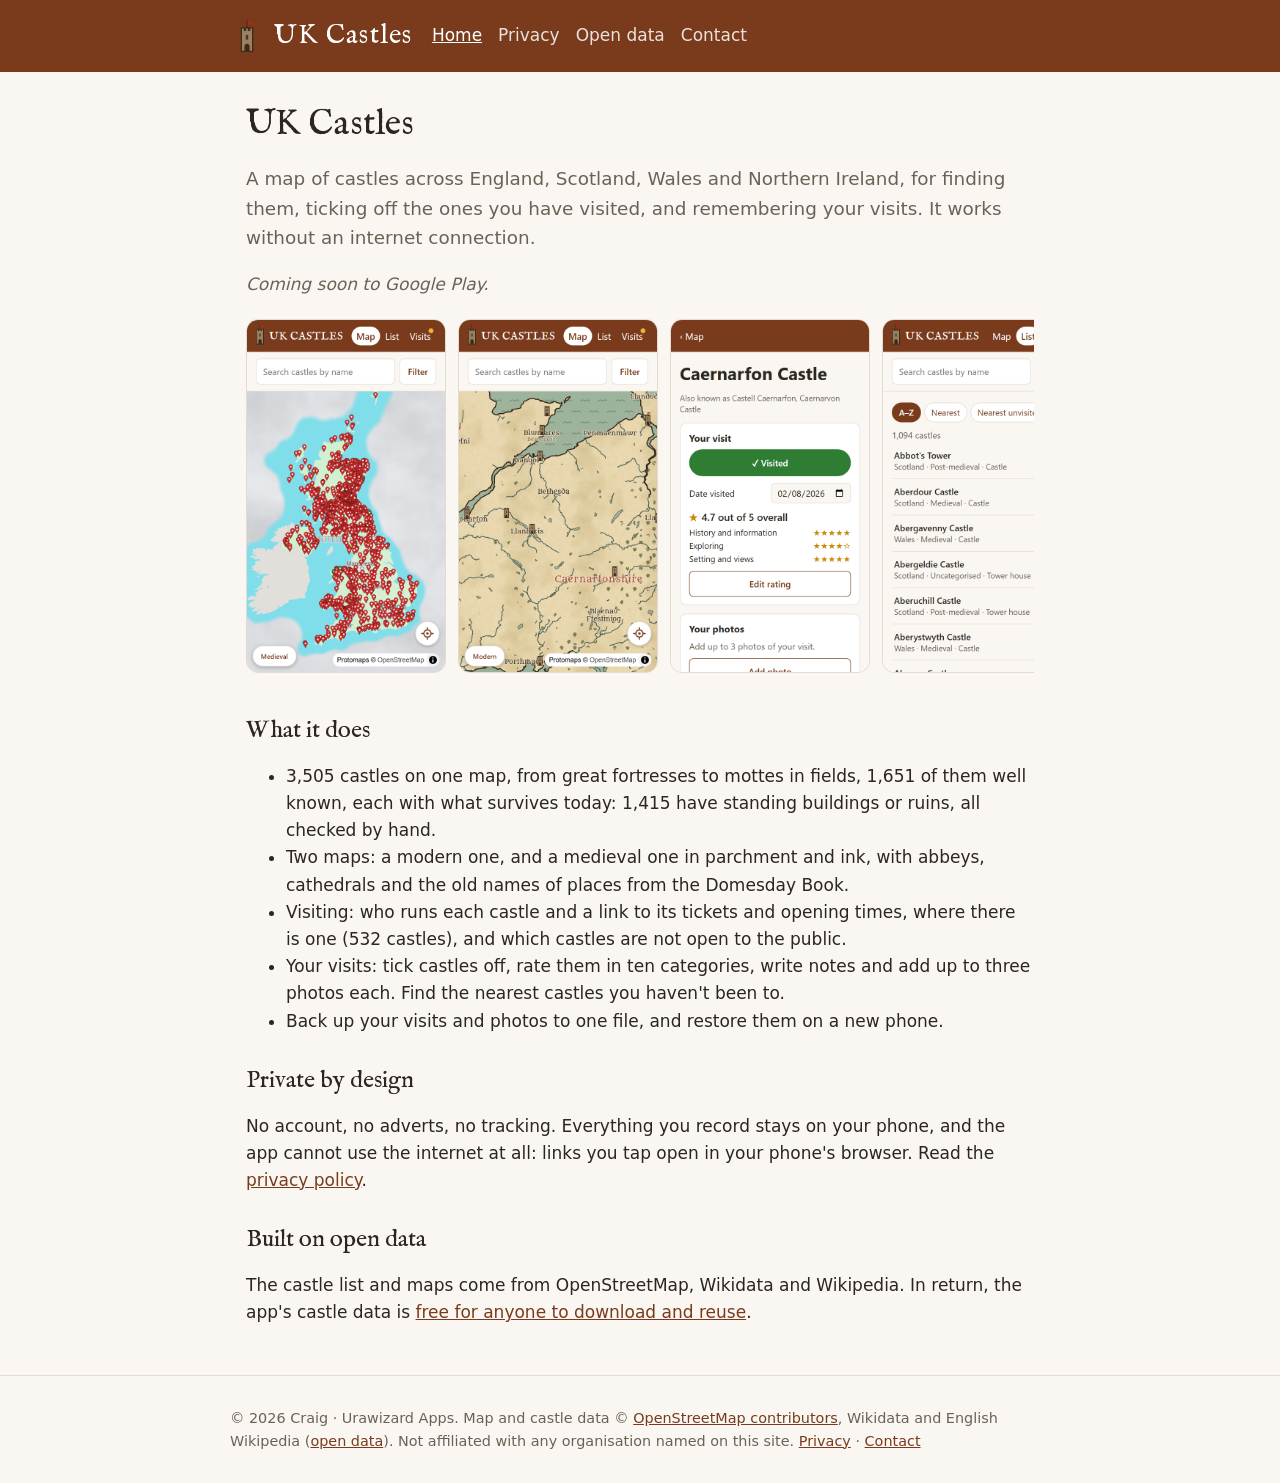
<file: index.html>
<!doctype html>
<html lang="en-GB">
<head>
  <meta charset="utf-8">
  <meta name="viewport" content="width=device-width, initial-scale=1">
  <meta http-equiv="Content-Security-Policy" content="default-src 'none'; style-src 'self'; img-src 'self'; font-src 'self'; base-uri 'none'; form-action 'none'">
  <title>UK Castles: a map and visit log for castles across the UK</title>
  <meta name="description" content="An offline map of 3,505 castles across England, Scotland, Wales and Northern Ireland, for finding castles and keeping a record of your visits.">
  <link rel="icon" href="images/icon.png">
  <link rel="stylesheet" href="style.css">
</head>
<body>
<header class="site">
  <div class="inner">
    <a class="brand" href="index.html"><img src="images/icon.png" alt="" width="34" height="34">UK Castles</a>
    <nav class="site" aria-label="Site">
      <a href="index.html" aria-current="page">Home</a>
      <a href="privacy.html">Privacy</a>
      <a href="data.html">Open data</a>
      <a href="contact.html">Contact</a>
    </nav>
  </div>
</header>
<main>
<h1>UK Castles</h1>
<p class="lead">A map of castles across England, Scotland, Wales and Northern Ireland, for finding them,
ticking off the ones you have visited, and remembering your visits. It works without an internet connection.</p>

<p><span class="placeholder">Coming soon to Google Play.</span></p>

<div class="shots">
  <img src="images/screen-map.png" alt="The map of the UK with a red pin for every castle" width="540" height="960">
  <img src="images/screen-medieval.png" alt="The medieval map theme: parchment, ink coastlines and old place names" width="540" height="960">
  <img src="images/screen-castle.png" alt="A castle's page: what remains, who runs it and a tickets button" width="540" height="960">
  <img src="images/screen-list.png" alt="The list of castles, with search and filters" width="540" height="960">
  <img src="images/screen-visits.png" alt="Your visits: progress, ratings and photos" width="540" height="960">
</div>

<h2>What it does</h2>
<ul>
  <li>3,505 castles on one map, from great fortresses to mottes in fields, 1,651 of them
    well known, each with what survives today: 1,415 have standing buildings or ruins, all
    checked by hand.</li>
  <li>Two maps: a modern one, and a medieval one in parchment and ink, with abbeys,
    cathedrals and the old names of places from the Domesday Book.</li>
  <li>Visiting: who runs each castle and a link to its tickets and opening times, where there
    is one (532 castles), and which castles are not open to the public.</li>
  <li>Your visits: tick castles off, rate them in ten categories, write notes and add up to
    three photos each. Find the nearest castles you haven't been to.</li>
  <li>Back up your visits and photos to one file, and restore them on a new phone.</li>
</ul>

<h2>Private by design</h2>
<p>No account, no adverts, no tracking. Everything you record stays on your phone, and the app cannot use the
internet at all: links you tap open in your phone's browser. Read the <a href="privacy.html">privacy policy</a>.</p>

<h2>Built on open data</h2>
<p>The castle list and maps come from OpenStreetMap, Wikidata and Wikipedia. In return, the app's castle data is
<a href="data.html">free for anyone to download and reuse</a>.</p>
</main>
<footer class="site">
  <div class="inner">
    <p>© 2026 Craig · Urawizard Apps. Map and castle data © <a href="https://www.openstreetmap.org/copyright">OpenStreetMap
    contributors</a>, Wikidata and English Wikipedia (<a href="data.html">open data</a>). Not affiliated with any
    organisation named on this site. <a href="privacy.html">Privacy</a> · <a href="contact.html">Contact</a></p>
  </div>
</footer>
</body>
</html>
</file>
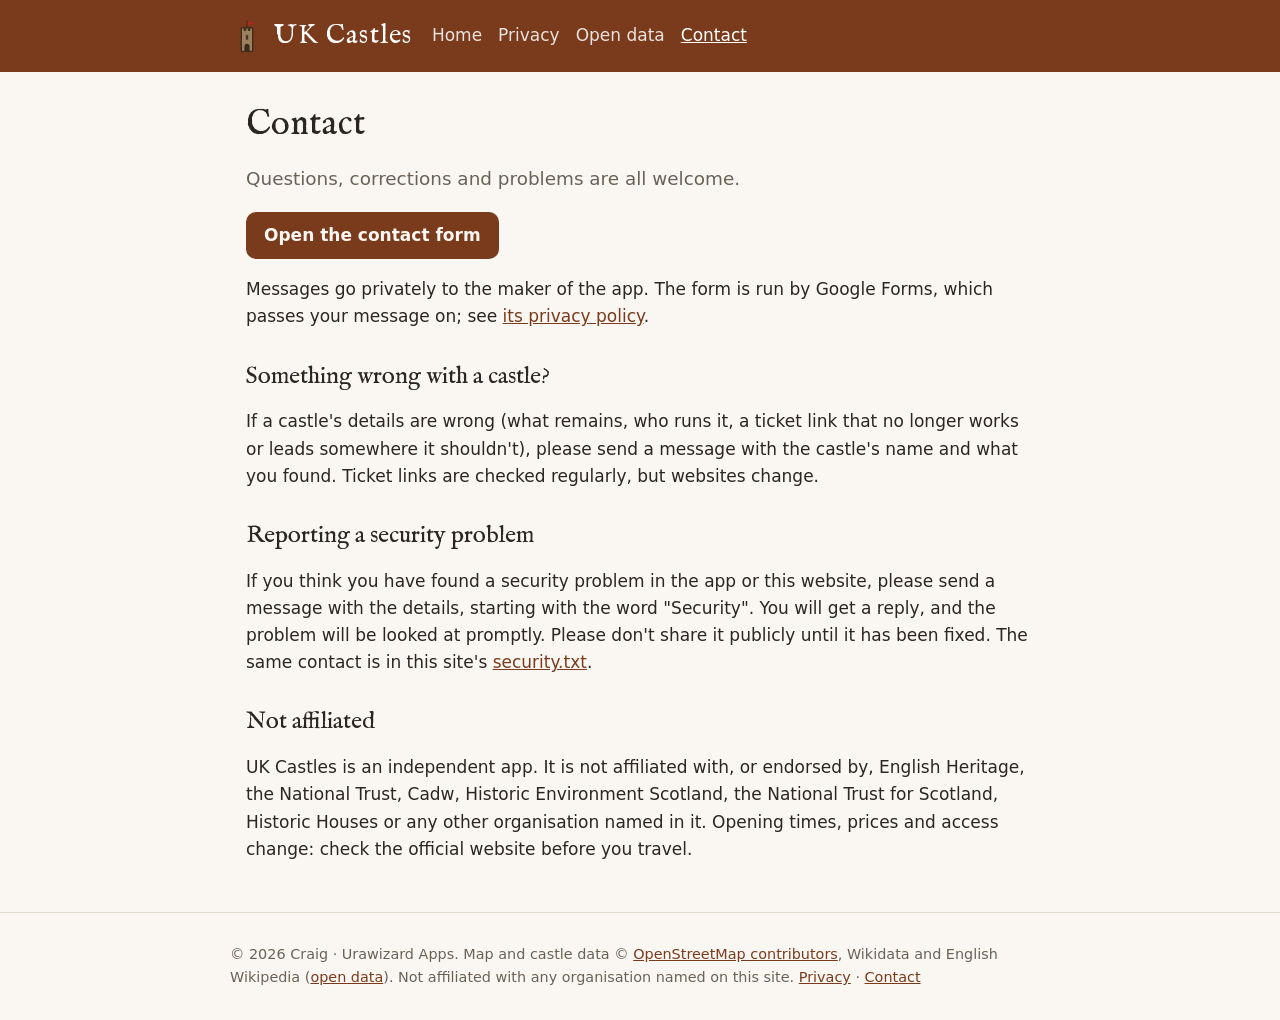
<file: contact.html>
<!doctype html>
<html lang="en-GB">
<head>
  <meta charset="utf-8">
  <meta name="viewport" content="width=device-width, initial-scale=1">
  <meta http-equiv="Content-Security-Policy" content="default-src 'none'; style-src 'self'; img-src 'self'; font-src 'self'; base-uri 'none'; form-action 'none'">
  <title>Contact - UK Castles</title>
  <meta name="description" content="How to contact the maker of the UK Castles app, report a problem or a security issue.">
  <link rel="icon" href="images/icon.png">
  <link rel="stylesheet" href="style.css">
</head>
<body>
<header class="site">
  <div class="inner">
    <a class="brand" href="index.html"><img src="images/icon.png" alt="" width="34" height="34">UK Castles</a>
    <nav class="site" aria-label="Site">
      <a href="index.html">Home</a>
      <a href="privacy.html">Privacy</a>
      <a href="data.html">Open data</a>
      <a href="contact.html" aria-current="page">Contact</a>
    </nav>
  </div>
</header>
<main>
<h1>Contact</h1>
<p class="lead">Questions, corrections and problems are all welcome.</p>

<p><a class="button" href="https://docs.google.com/forms/d/e/1FAIpQLSffxConrLuyVVRws9qI1R_7WfINJCWUd6MTE28KszIzigs9aw/viewform" rel="noopener">Open the contact form</a></p>
<p>Messages go privately to the maker of the app. The form is run by Google Forms, which passes your message on; see <a href="https://policies.google.com/privacy">its privacy policy</a>.</p>

<h2>Something wrong with a castle?</h2>
<p>If a castle's details are wrong (what remains, who runs it, a ticket link that no longer works or leads
somewhere it shouldn't), please send a message with the castle's name and what you found. Ticket links are checked
regularly, but websites change.</p>

<h2>Reporting a security problem</h2>
<p>If you think you have found a security problem in the app or this website, please send a message with the details,
starting with the word "Security". You will get a reply, and the problem will be looked at promptly. Please don't share it
publicly until it has been fixed. The same contact is in this site's
<a href=".well-known/security.txt">security.txt</a>.</p>

<h2>Not affiliated</h2>
<p>UK Castles is an independent app. It is not affiliated with, or endorsed by, English Heritage, the National
Trust, Cadw, Historic Environment Scotland, the National Trust for Scotland, Historic Houses or any other
organisation named in it. Opening times, prices and access change: check the official website before you travel.</p>
</main>
<footer class="site">
  <div class="inner">
    <p>© 2026 Craig · Urawizard Apps. Map and castle data © <a href="https://www.openstreetmap.org/copyright">OpenStreetMap
    contributors</a>, Wikidata and English Wikipedia (<a href="data.html">open data</a>). Not affiliated with any
    organisation named on this site. <a href="privacy.html">Privacy</a> · <a href="contact.html">Contact</a></p>
  </div>
</footer>
</body>
</html>
</file>
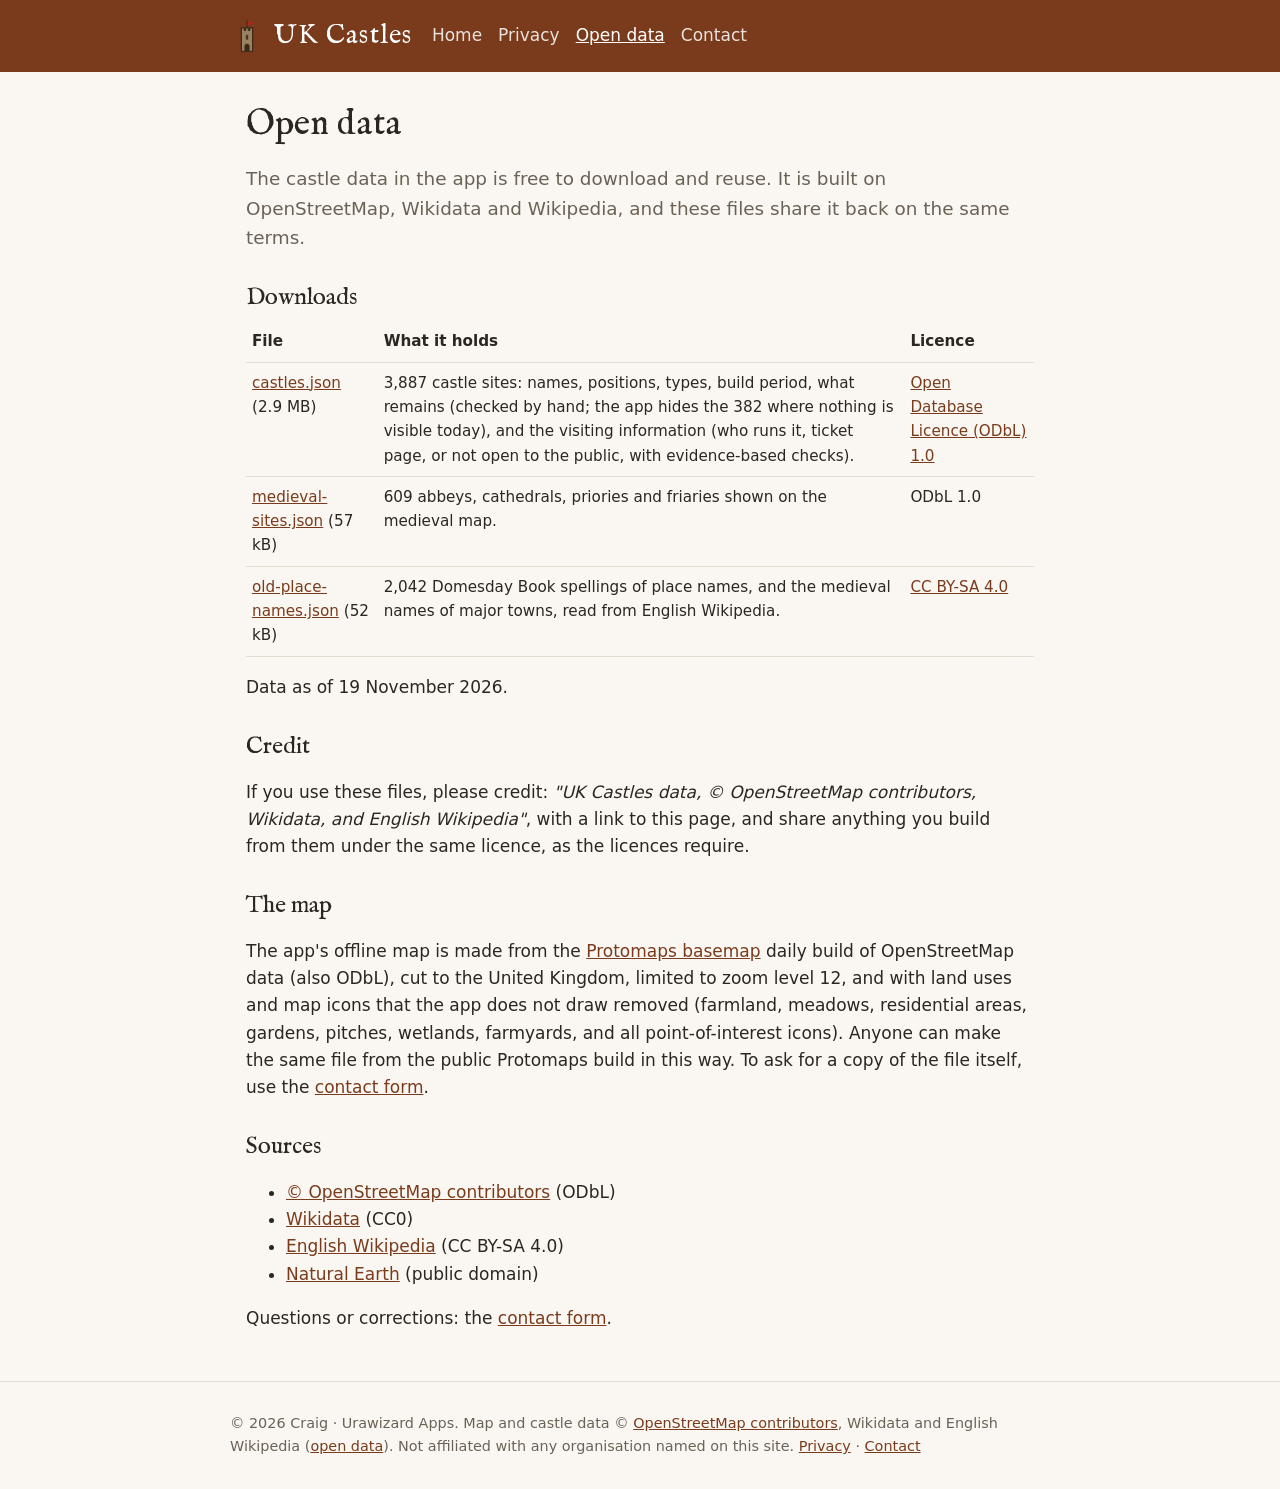
<file: data.html>
<!doctype html>
<html lang="en-GB">
<head>
  <meta charset="utf-8">
  <meta name="viewport" content="width=device-width, initial-scale=1">
  <meta http-equiv="Content-Security-Policy" content="default-src 'none'; style-src 'self'; img-src 'self'; font-src 'self'; base-uri 'none'; form-action 'none'">
  <title>Open data - UK Castles</title>
  <meta name="description" content="Download the UK Castles app's castle data, free to reuse under the Open Database Licence.">
  <link rel="icon" href="images/icon.png">
  <link rel="stylesheet" href="style.css">
</head>
<body>
<header class="site">
  <div class="inner">
    <a class="brand" href="index.html"><img src="images/icon.png" alt="" width="34" height="34">UK Castles</a>
    <nav class="site" aria-label="Site">
      <a href="index.html">Home</a>
      <a href="privacy.html">Privacy</a>
      <a href="data.html" aria-current="page">Open data</a>
      <a href="contact.html">Contact</a>
    </nav>
  </div>
</header>
<main>
<h1>Open data</h1>
<p class="lead">The castle data in the app is free to download and reuse. It is built on OpenStreetMap, Wikidata
and Wikipedia, and these files share it back on the same terms.</p>

<h2>Downloads</h2>
<table>
  <tr><th>File</th><th>What it holds</th><th>Licence</th></tr>
  <tr><td><a href="data/castles.json" download>castles.json</a> (2.9 MB)</td>
    <td>3,887 castle sites: names, positions, types, build period, what remains (checked by hand;
    the app hides the 382 where nothing is visible today), and the
    visiting information (who runs it, ticket page, or not open to the public, with evidence-based checks).</td>
    <td><a href="https://opendatacommons.org/licenses/odbl/1-0/">Open Database Licence (ODbL) 1.0</a></td></tr>
  <tr><td><a href="data/medieval-sites.json" download>medieval-sites.json</a> (57 kB)</td>
    <td>609 abbeys, cathedrals, priories and friaries shown on the medieval map.</td>
    <td>ODbL 1.0</td></tr>
  <tr><td><a href="data/old-place-names.json" download>old-place-names.json</a> (52 kB)</td>
    <td>2,042 Domesday Book spellings of place names, and the medieval names of major towns, read from
    English Wikipedia.</td>
    <td><a href="https://creativecommons.org/licenses/by-sa/4.0/">CC BY-SA 4.0</a></td></tr>
</table>
<p>Data as of 19 November 2026.</p>

<h2>Credit</h2>
<p>If you use these files, please credit: <em>"UK Castles data, © OpenStreetMap contributors, Wikidata, and
English Wikipedia"</em>, with a link to this page, and share anything you build from them under the same licence,
as the licences require.</p>

<h2>The map</h2>
<p>The app's offline map is made from the <a href="https://docs.protomaps.com/basemaps/downloads">Protomaps
basemap</a> daily build of OpenStreetMap data (also ODbL), cut to the United Kingdom, limited to zoom level 12,
and with land uses and map icons that the app does not draw removed (farmland, meadows, residential areas,
gardens, pitches, wetlands, farmyards, and all point-of-interest icons). Anyone can make the same file from the
public Protomaps build in this way. To ask for a copy of the file itself, use the <a href="contact.html">contact form</a>.</p>

<h2>Sources</h2>
<ul>
  <li><a href="https://www.openstreetmap.org/copyright">© OpenStreetMap contributors</a> (ODbL)</li>
  <li><a href="https://www.wikidata.org">Wikidata</a> (CC0)</li>
  <li><a href="https://en.wikipedia.org">English Wikipedia</a> (CC BY-SA 4.0)</li>
  <li><a href="https://www.naturalearthdata.com">Natural Earth</a> (public domain)</li>
</ul>
<p>Questions or corrections: the <a href="contact.html">contact form</a>.</p>
</main>
<footer class="site">
  <div class="inner">
    <p>© 2026 Craig · Urawizard Apps. Map and castle data © <a href="https://www.openstreetmap.org/copyright">OpenStreetMap
    contributors</a>, Wikidata and English Wikipedia (<a href="data.html">open data</a>). Not affiliated with any
    organisation named on this site. <a href="privacy.html">Privacy</a> · <a href="contact.html">Contact</a></p>
  </div>
</footer>
</body>
</html>
</file>
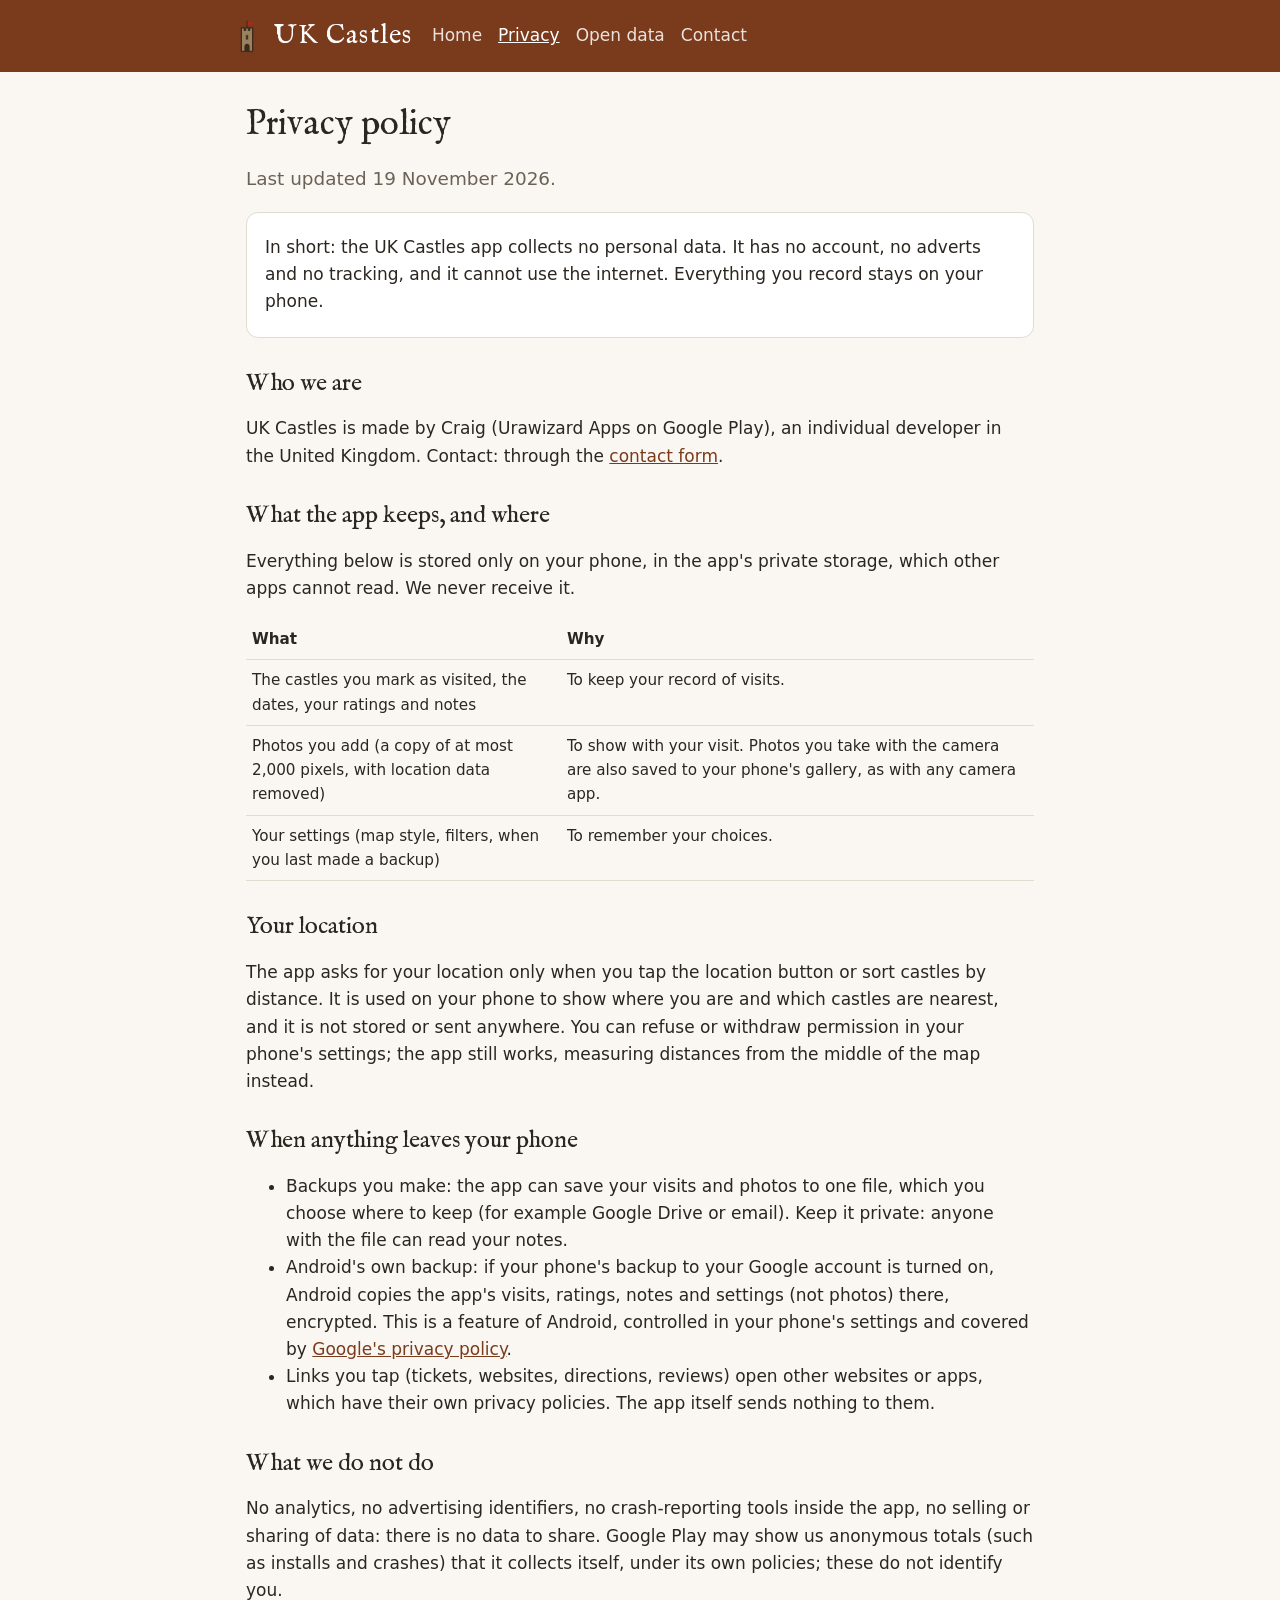
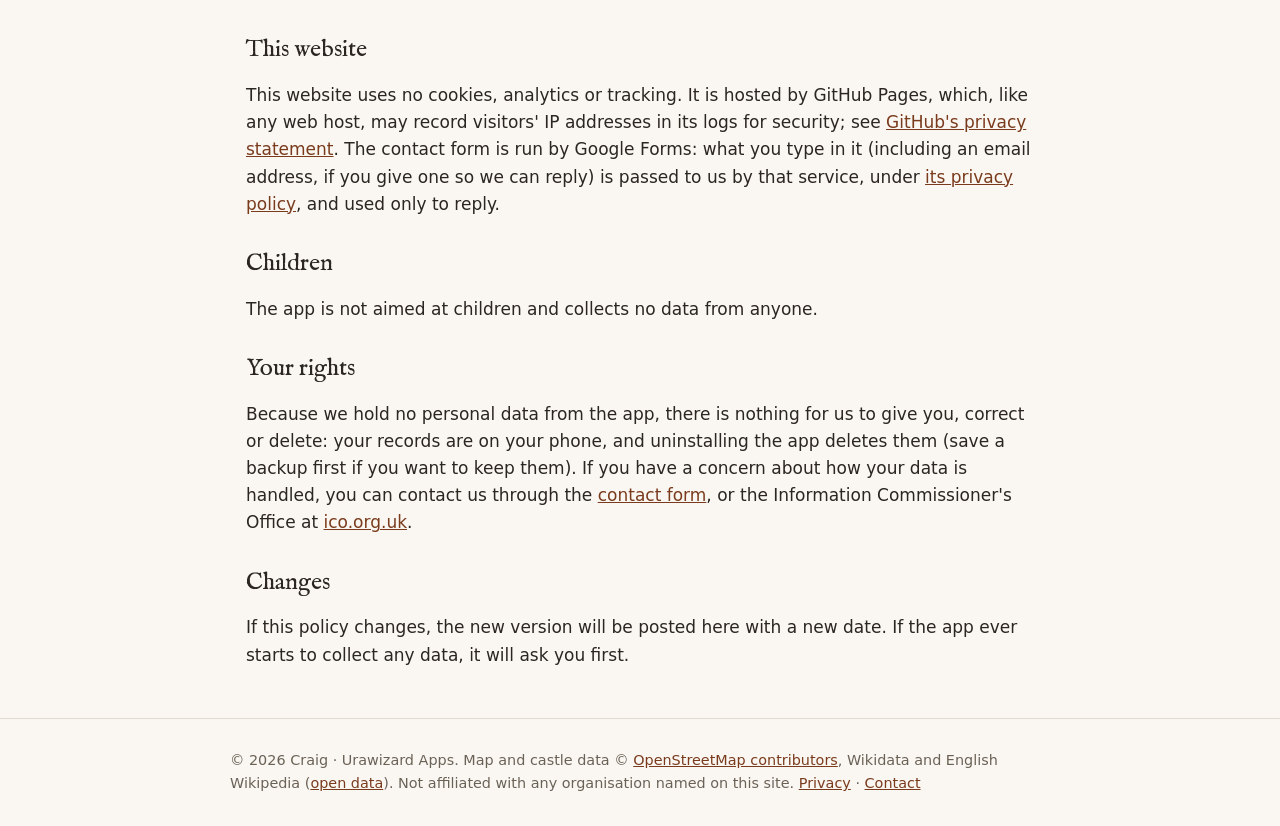
<file: privacy.html>
<!doctype html>
<html lang="en-GB">
<head>
  <meta charset="utf-8">
  <meta name="viewport" content="width=device-width, initial-scale=1">
  <meta http-equiv="Content-Security-Policy" content="default-src 'none'; style-src 'self'; img-src 'self'; font-src 'self'; base-uri 'none'; form-action 'none'">
  <title>Privacy policy - UK Castles</title>
  <meta name="description" content="The UK Castles app collects no personal data. What stays on your phone, and how to contact us.">
  <link rel="icon" href="images/icon.png">
  <link rel="stylesheet" href="style.css">
</head>
<body>
<header class="site">
  <div class="inner">
    <a class="brand" href="index.html"><img src="images/icon.png" alt="" width="34" height="34">UK Castles</a>
    <nav class="site" aria-label="Site">
      <a href="index.html">Home</a>
      <a href="privacy.html" aria-current="page">Privacy</a>
      <a href="data.html">Open data</a>
      <a href="contact.html">Contact</a>
    </nav>
  </div>
</header>
<main>
<h1>Privacy policy</h1>
<p class="lead">Last updated 19 November 2026.</p>

<div class="card">
  <p>In short: the UK Castles app collects no personal data. It has no account, no adverts and no
  tracking, and it cannot use the internet. Everything you record stays on your phone.</p>
</div>

<h2>Who we are</h2>
<p>UK Castles is made by Craig (Urawizard Apps on Google Play), an individual developer in the United Kingdom. Contact: through the <a href="contact.html">contact form</a>.</p>

<h2>What the app keeps, and where</h2>
<p>Everything below is stored only on your phone, in the app's private storage, which other apps cannot read.
We never receive it.</p>
<table>
  <tr><th>What</th><th>Why</th></tr>
  <tr><td>The castles you mark as visited, the dates, your ratings and notes</td><td>To keep your record of visits.</td></tr>
  <tr><td>Photos you add (a copy of at most 2,000 pixels, with location data removed)</td><td>To show with your visit.
    Photos you take with the camera are also saved to your phone's gallery, as with any camera app.</td></tr>
  <tr><td>Your settings (map style, filters, when you last made a backup)</td><td>To remember your choices.</td></tr>
</table>

<h2>Your location</h2>
<p>The app asks for your location only when you tap the location button or sort castles by distance. It is used
on your phone to show where you are and which castles are nearest, and it is not stored or sent anywhere. You can
refuse or withdraw permission in your phone's settings; the app still works, measuring distances from the middle
of the map instead.</p>

<h2>When anything leaves your phone</h2>
<ul>
  <li>Backups you make: the app can save your visits and photos to one file, which you choose where
    to keep (for example Google Drive or email). Keep it private: anyone with the file can read your notes.</li>
  <li>Android's own backup: if your phone's backup to your Google account is turned on, Android
    copies the app's visits, ratings, notes and settings (not photos) there, encrypted. This is a feature of
    Android, controlled in your phone's settings and covered by
    <a href="https://policies.google.com/privacy">Google's privacy policy</a>.</li>
  <li>Links you tap (tickets, websites, directions, reviews) open other websites or apps, which
    have their own privacy policies. The app itself sends nothing to them.</li>
</ul>

<h2>What we do not do</h2>
<p>No analytics, no advertising identifiers, no crash-reporting tools inside the app, no selling or sharing of
data: there is no data to share. Google Play may show us anonymous totals (such as installs and crashes) that it
collects itself, under its own policies; these do not identify you.</p>

<h2>This website</h2>
<p>This website uses no cookies, analytics or tracking. It is hosted by GitHub Pages, which, like any web host,
may record visitors' IP addresses in its logs for security; see
<a href="https://docs.github.com/en/site-policy/privacy-policies/github-general-privacy-statement">GitHub's privacy statement</a>.
The contact form is run by Google Forms: what you type in it (including an email address, if you give one so we can reply) is passed to us by that service, under <a href="https://policies.google.com/privacy">its privacy policy</a>, and used only to reply.</p>

<h2>Children</h2>
<p>The app is not aimed at children and collects no data from anyone.</p>

<h2>Your rights</h2>
<p>Because we hold no personal data from the app, there is nothing for us to give you, correct or delete: your
records are on your phone, and uninstalling the app deletes them (save a backup first if you want to keep them).
If you have a concern about how your data is handled, you can contact us through the <a href="contact.html">contact form</a>, or the Information Commissioner's Office
at <a href="https://ico.org.uk">ico.org.uk</a>.</p>

<h2>Changes</h2>
<p>If this policy changes, the new version will be posted here with a new date. If the app ever starts to
collect any data, it will ask you first.</p>
</main>
<footer class="site">
  <div class="inner">
    <p>© 2026 Craig · Urawizard Apps. Map and castle data © <a href="https://www.openstreetmap.org/copyright">OpenStreetMap
    contributors</a>, Wikidata and English Wikipedia (<a href="data.html">open data</a>). Not affiliated with any
    organisation named on this site. <a href="privacy.html">Privacy</a> · <a href="contact.html">Contact</a></p>
  </div>
</footer>
</body>
</html>
</file>
<file: style.css>
/* The UK Castles website: the app's colours and title font, nothing loaded
   from elsewhere. */
@font-face {
  font-family: "IM Fell English";
  src: url("fonts/IMFellEnglish-Regular.ttf") format("truetype");
  font-display: swap;
}

:root {
  --ink: #2b2620;
  --muted: #6b6257;
  --paper: #faf7f2;
  --parchment: #efe2c4;
  --line: #e2dbd0;
  --accent: #7a3b1d;
  --card: #ffffff;
}

@media (prefers-color-scheme: dark) {
  :root {
    --ink: #efe7da;
    --muted: #b8ad9c;
    --paper: #1f1b17;
    --parchment: #2c2620;
    --line: #3d362e;
    --accent: #e0a57f;
    --card: #28231e;
  }
}

* { box-sizing: border-box; }

body {
  margin: 0;
  color: var(--ink);
  background: var(--paper);
  font: 17px/1.6 system-ui, -apple-system, "Segoe UI", Roboto, sans-serif;
}

header.site {
  background: #7a3b1d;
  color: #fff;
  padding: 14px 16px;
}

header.site .inner, main, footer.site .inner {
  max-width: 820px;
  margin: 0 auto;
}

header.site .inner {
  display: flex;
  flex-wrap: wrap;
  align-items: center;
  gap: 8px 20px;
}

.brand {
  display: flex;
  align-items: center;
  gap: 10px;
  color: #fff;
  text-decoration: none;
  font-family: "IM Fell English", Georgia, serif;
  font-size: 1.7rem;
  letter-spacing: 0.04em;
}

.brand img { width: 34px; height: 34px; }

nav.site { display: flex; flex-wrap: wrap; gap: 4px 16px; }
nav.site a { color: #fff; text-decoration: none; opacity: 0.85; }
nav.site a[aria-current="page"], nav.site a:hover { opacity: 1; text-decoration: underline; }

main { padding: 8px 16px 32px; }

h1, h2 { font-family: "IM Fell English", Georgia, serif; font-weight: normal; line-height: 1.2; }
h1 { font-size: 2.2rem; margin: 24px 0 8px; }
h2 { font-size: 1.5rem; margin: 32px 0 8px; }

a { color: var(--accent); }

.lead { font-size: 1.15rem; color: var(--muted); }

.card {
  background: var(--card);
  border: 1px solid var(--line);
  border-radius: 12px;
  padding: 4px 18px;
  margin: 16px 0;
}

.button {
  display: inline-block;
  background: var(--accent);
  color: var(--paper);
  padding: 10px 18px;
  border-radius: 10px;
  text-decoration: none;
  font-weight: 600;
}

.placeholder { color: var(--muted); font-style: italic; }

.shots {
  display: flex;
  gap: 12px;
  overflow-x: auto;
  padding: 4px 0 12px;
  scroll-snap-type: x mandatory;
}

.shots img {
  width: 200px;
  height: auto;
  border-radius: 12px;
  border: 1px solid var(--line);
  scroll-snap-align: start;
  flex: none;
}

table { border-collapse: collapse; width: 100%; font-size: 0.95rem; }
th, td { text-align: left; padding: 8px 6px; border-bottom: 1px solid var(--line); vertical-align: top; }

footer.site {
  border-top: 1px solid var(--line);
  color: var(--muted);
  font-size: 0.9rem;
  padding: 16px;
}

@media (max-width: 480px) {
  h1 { font-size: 1.8rem; }
  .brand { font-size: 1.4rem; }
}
</file>
